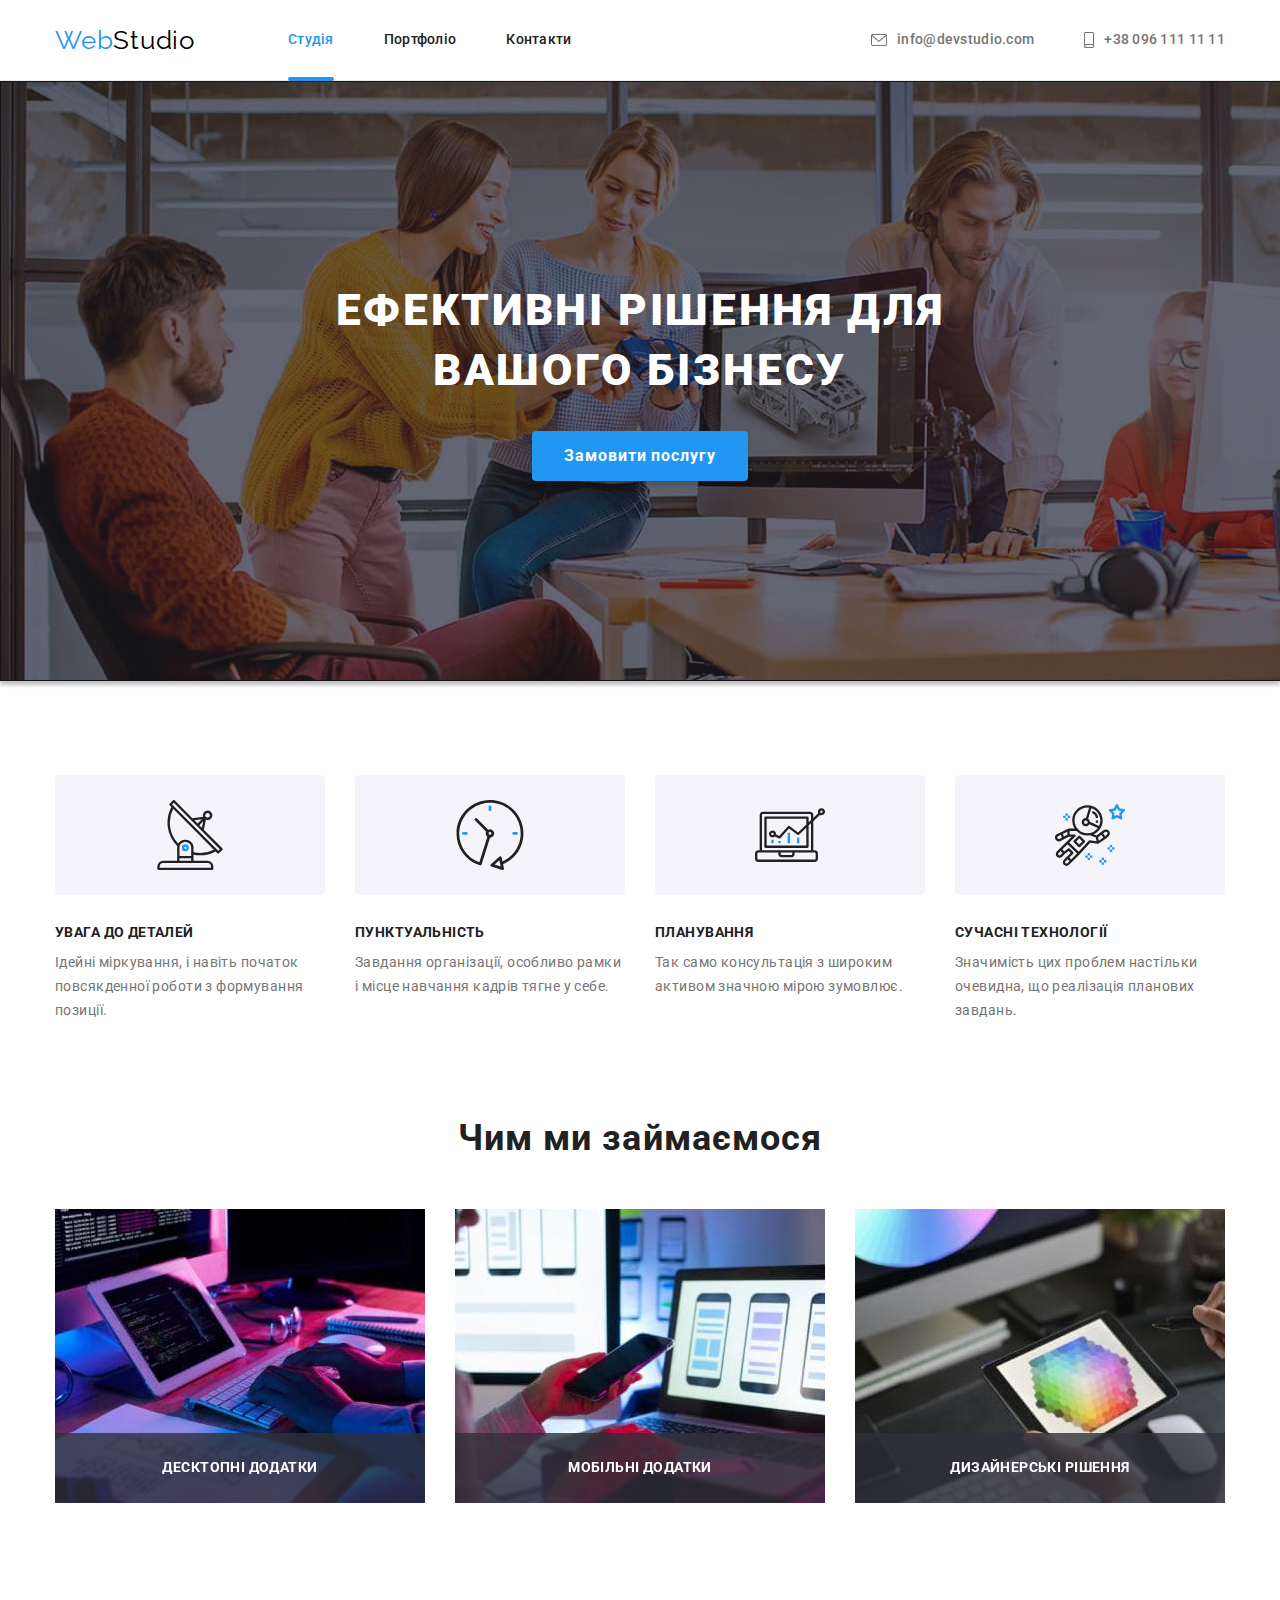
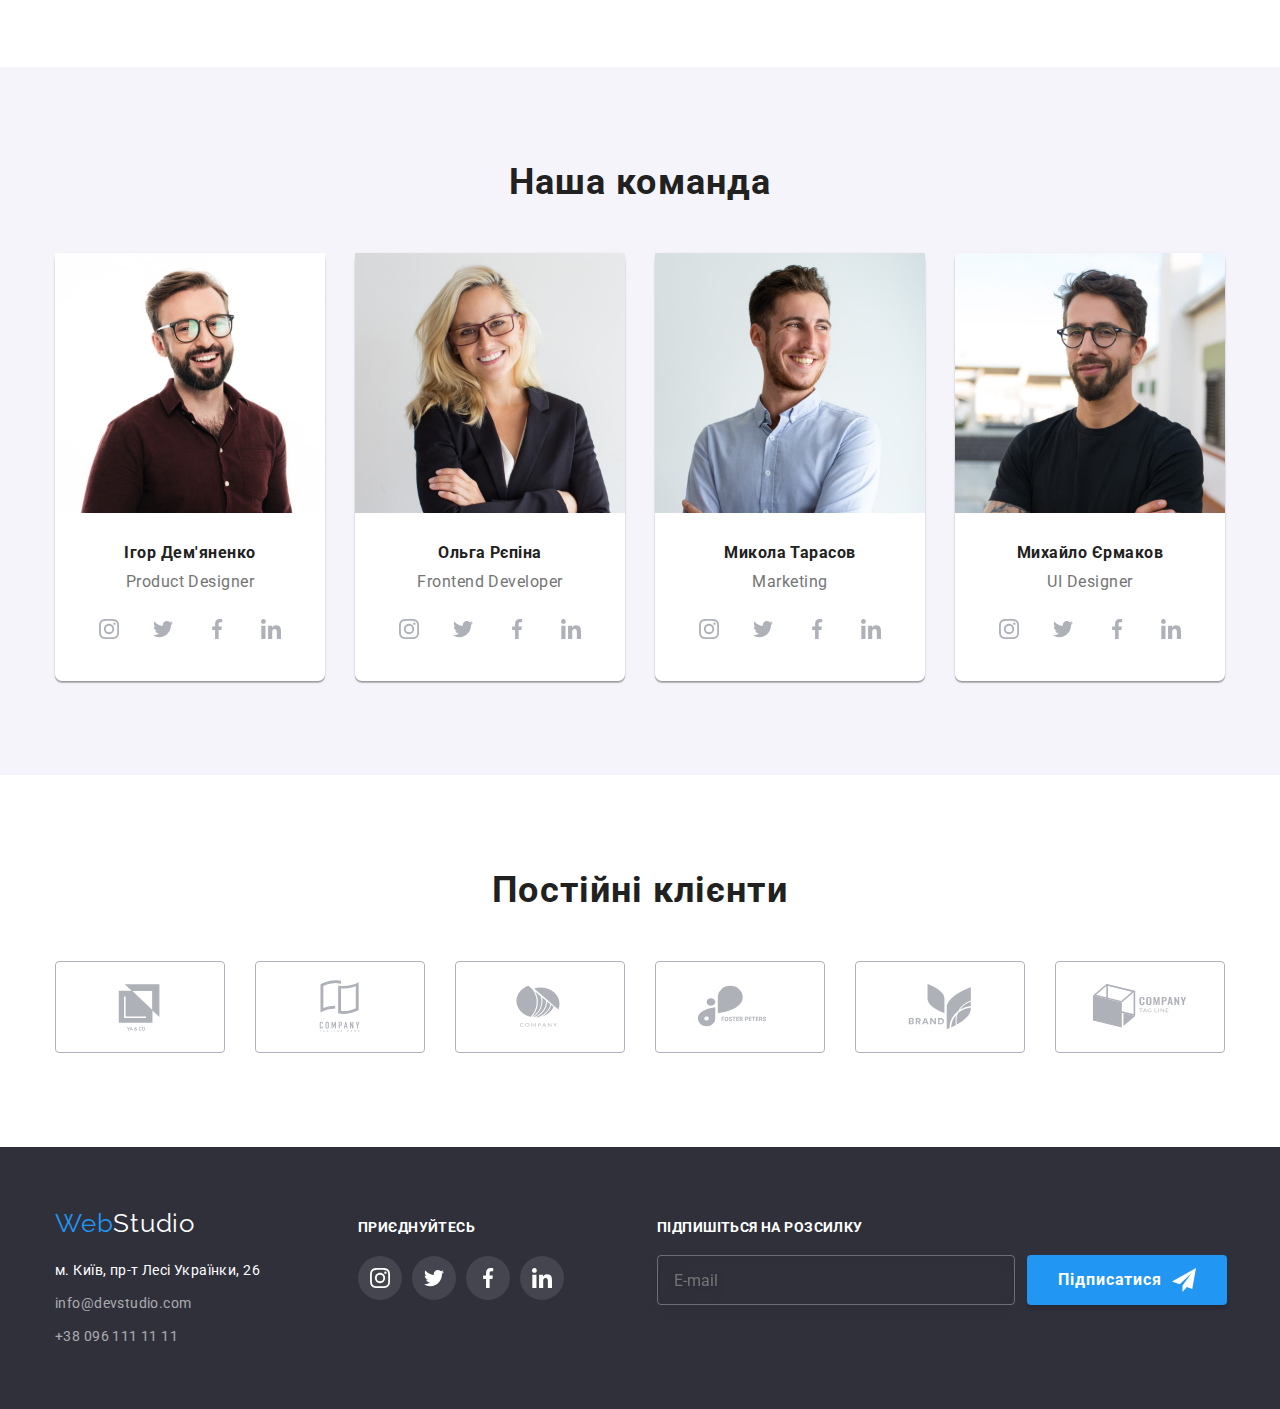
<file: index.html>
<!DOCTYPE html>
<html lang="uk">

<head>
	<meta charset="UTF-8" />
	<meta http-equiv="X-UA-Compatible" content="IE=edge" />
	<meta name="viewport" content="width=device-width, initial-scale=1.0" />
	<title>WebStudio</title>
	<link rel="preconnect" href="https://fonts.googleapis.com" />
	<link rel="preconnect" href="https://fonts.gstatic.com" crossorigin />
	<link
		href="https://fonts.googleapis.com/css2?family=Raleway:wght@700&family=Roboto:wght@400;500;700;900&display=swap"
		rel="stylesheet" />
	<link rel="stylesheet"
		href="https://cdnjs.cloudflare.com/ajax/libs/modern-normalize/1.0.0/modern-normalize.min.css" />
	<link rel="stylesheet" href="./css/styles.css" />
</head>

<body>
	<!-- Шапка/Навігація/Хедер -->
	<header class="header">
		<div class="header-box container">
			<!--<nav class="nav">-->
			<!-- prettier-ignore -->
			<a class="logo link" href="">Web<span class="logo-header">Studio</span></a>
			<nav class="nav">
				<ul class="nav-list">
					<li class="nav-item list"><a class="nav-link link menu-now" href="./index.html">Студія</a></li>
					<li class="nav-item list"><a class="nav-link link" href="./portfolio.html">Портфоліо</a></li>
					<li class="nav-item list"><a class="nav-link link" href="">Контакти</a></li>
				</ul>
			</nav>
			<ul class="header-contact list">
				<li class="nav-item"><a class="contact link" href="mailto:info@devstudio.com">
						<svg class="icon-header" width="16" height="12">
							<use href="./images/icons.svg#icon-envelope-hover"></use>
						</svg> info@devstudio.com</a>
				</li>
				<li class="nav-item"><a class="contact link" href="tel:+38 0961111111">
						<svg class="icon-header" width="10" height="16">
							<use href="./images/icons.svg#icon-smartphone"></use>
						</svg> +38 096 111 11 11</a></li>
			</ul>
		</div>
	</header>

	<!-- =========Головний контент/Mеін/Main/Hero========= -->
	<main>
		<!--==========Секція 1=========  -->
		<section class="hero">
			<h1 class="hero-title">
				Ефективні рішення для
				<br />
				вашого бізнесу
			</h1>
			<button class="main-btn" type="button" data-modal-open>Замовити послугу</button>
		</section>

		<!-- ==========Секція 2========== -->
		<section class="skills-section">
			<div class="container">
				<ul class="skills list">
					<li class="skills-item">
						<div class="icon-sk-div">
							<svg class="icon-skills" width="70" height="70">
								<use href="./images/icons.svg#icon-antenna"></use>
							</svg>
						</div>
						<h3 class="skills-title">УВАГА ДО ДЕТАЛЕЙ</h3>
						<p class="skills-text">
							Ідейні міркування, і навіть початок
							<br />
							повсякденної роботи з формування
							<br />
							позиції.
						</p>
					</li>
					<li class="skills-item">
						<div class="icon-sk-div">
							<svg class="icon-skills" width="70" height="70">
								<use href="./images/icons.svg#icon-clock"></use>
							</svg>
						</div>
						<h3 class="skills-title">ПУНКТУАЛЬНІСТЬ</h3>
						<p class="skills-text">
							Завдання організації, особливо рамки
							<br />
							і місце навчання кадрів тягне у себе.
						</p>
					</li>
					<li class="skills-item">
						<div class="icon-sk-div">
							<svg class="icon-skills" width="70" height="70">
								<use href="./images/icons.svg#icon-diagram"></use>
							</svg>
						</div>
						<h3 class="skills-title">ПЛАНУВАННЯ</h3>
						<p class="skills-text">
							Так само консультація з широким
							<br />
							активом значною мірою зумовлює.
						</p>
					</li>
					<li class="skills-item">
						<div class="icon-sk-div">
							<svg class="icon-skills" width="70" height="70">
								<use href="./images/icons.svg#icon-astronaut"></use>
							</svg>
						</div>
						<h3 class="skills-title">СУЧАСНІ ТЕХНОЛОГІЇ</h3>
						<p class="skills-text">
							Значимість цих проблем настільки
							<br />
							очевидна, що реалізація планових
							<br />
							завдань.
						</p>
					</li>
				</ul>
			</div>
		</section>

		<!-- =========Секція 3========= -->
		<section class="activity-section">
			<div class="container">
				<h2 class="title">Чим ми займаємося</h2>
				<ul class="activity list">
					<li class="activity-item">
						<div class="activity-img">
							<img class="img" src="images/webstudio-img1.jpg" alt="Клавіатура, планшет" width="370"
								height="294" />
							<p class="activity-text">Десктопні додатки</p>
						</div>
					</li>
					<li class="activity-item">
						<img src="images/webstudio-img2.jpg" alt="Ноутбук, телефон" width="370" height="294" />
						<p class="activity-text">Мобільні додатки</p>
					</li>
					<li class="activity-item">
						<img src="images/webstudio-img3.jpg" alt="Планшет" width="370" height="294" />
						<p class="activity-text">Дизайнерські рішення</p>
					</li>
				</ul>
			</div>
		</section>

		<!-- ==========Секція 4/Команда ==========-->
		<section class="team">
			<div class="container-team">
				<h2 class="title">Наша команда</h2>
				<ul class="team-list list">
					<li class="team-item">
						<img class="photo-team" src="images/webstudio-team-img1.jpg" alt="Фото людини" width="270"
							height="260" />
						<div class="team-div">
							<h3 class="team-title">Ігор Дем'яненко</h3>
							<p class="team-text">Product Designer</p>
							<ul class="socials list">
								<li class="socials-item">
									<a class="socials-link link" href="http://instagram.com" target="_blank"
										rel="noopener noreferrer" aria-label="Instagram icon">
										<svg class="socials-icon" width="20" height="20">
											<use href="./images/icons.svg#icon-instagram"></use>
										</svg>
									</a>
								</li>
								<li><a class="socials-link link" href="http://twitter.com" target="_blank"
										rel="noopener noreferrer" aria-label="Twitter icon">
										<svg class="socials-icon" width="20" height="20">
											<use href="./images/icons.svg#icon-twitter"></use>
										</svg>
									</a>
								</li>
								<li><a class="socials-link link" href="http://facebook.com" target="_blank"
										rel="noopener noreferrer">
										<svg class="socials-icon" width="20" height="20">
											<use href="./images/icons.svg#icon-facebook"></use>
										</svg>
									</a>
								</li>
								<li><a class="socials-link link" href="http://linkedin.com" target="_blank"
										rel="noopener noreferrer">
										<svg class="socials-icon" width="20" height="20">
											<use href="./images/icons.svg#icon-linkedin"></use>
										</svg>
									</a>
								</li>
							</ul>
						</div>
					</li>
					<li class="team-item">
						<img class="photo-team" src="images/webstudio-team-img2.jpg" alt="Фото людини" width="270"
							height="260" />
						<div class="team-div">
							<h3 class="team-title">Ольга Рєпіна</h3>
							<p class="team-text">Frontend Developer</p>
							<ul class="socials list">
								<li class="socials-item">
									<a class="socials-link link" href="http://instagram.com" target="_blank"
										rel="noopener noreferrer" aria-label="Instagram icon">
										<svg class="socials-icon" width="20" height="20">
											<use href="./images/icons.svg#icon-instagram"></use>
										</svg>
									</a>
								</li>
								<li><a class="socials-link link" href="http://twitter.com" target="_blank"
										rel="noopener noreferrer" aria-label="Twitter icon">
										<svg class="socials-icon" width="20" height="20">
											<use href="./images/icons.svg#icon-twitter"></use>
										</svg>
									</a>
								</li>
								<li><a class="socials-link link" href="http://facebook.com" target="_blank"
										rel="noopener noreferrer">
										<svg class="socials-icon" width="20" height="20">
											<use href="./images/icons.svg#icon-facebook"></use>
										</svg>
									</a>
								</li>
								<li><a class="socials-link link" href="http://linkedin.com" target="_blank"
										rel="noopener noreferrer">
										<svg class="socials-icon" width="20" height="20">
											<use href="./images/icons.svg#icon-linkedin"></use>
										</svg>
									</a>
								</li>
							</ul>
					</li>
					<li class="team-item">
						<img class="photo-team" src="images/webstudio-team-img3.jpg" alt="Фото людини" width="270"
							height="260" />
						<div class="team-div">
							<h3 class="team-title">Микола Тарасов</h3>
							<p class="team-text">Marketing</p>
							<ul class="socials list">
								<li class="socials-item">
									<a class="socials-link link" href="http://instagram.com" target="_blank"
										rel="noopener noreferrer" aria-label="Instagram icon">
										<svg class="socials-icon" width="20" height="20">
											<use href="./images/icons.svg#icon-instagram"></use>
										</svg>
									</a>
								</li>
								<li><a class="socials-link link" href="http://twitter.com" target="_blank"
										rel="noopener noreferrer" aria-label="Twitter icon">
										<svg class="socials-icon" width="20" height="20">
											<use href="./images/icons.svg#icon-twitter"></use>
										</svg>
									</a>
								</li>
								<li><a class="socials-link link" href="http://facebook.com" target="_blank"
										rel="noopener noreferrer">
										<svg class="socials-icon" width="20" height="20">
											<use href="./images/icons.svg#icon-facebook"></use>
										</svg>
									</a>
								</li>
								<li><a class="socials-link link" href="http://linkedin.com" target="_blank"
										rel="noopener noreferrer">
										<svg class="socials-icon" width="20" height="20">
											<use href="./images/icons.svg#icon-linkedin"></use>
										</svg>
									</a>
								</li>
							</ul>
						</div>
					</li>
					<li class="team-item">
						<img class="photo-team" src="images/webstudio-team-img4.jpg" alt="Фото людини" width="270"
							height="260" />
						<div class="team-div">
							<h3 class="team-title">Михайло Єрмаков</h3>
							<p class="team-text">UI Designer</p>
							<ul class="socials list">
								<li class="socials-item">
									<a class="socials-link link" href="http://instagram.com" target="_blank"
										rel="noopener noreferrer" aria-label="Instagram icon">
										<svg class="socials-icon" width="20" height="20">
											<use href="./images/icons.svg#icon-instagram"></use>
										</svg>
									</a>
								</li>
								<li><a class="socials-link link" href="http://twitter.com" target="_blank"
										rel="noopener noreferrer" aria-label="Twitter icon">
										<svg class="socials-icon" width="20" height="20">
											<use href="./images/icons.svg#icon-twitter"></use>
										</svg>
									</a>
								</li>
								<li><a class="socials-link link" href="http://facebook.com" target="_blank"
										rel="noopener noreferrer">
										<svg class="socials-icon" width="20" height="20">
											<use href="./images/icons.svg#icon-facebook"></use>
										</svg>
									</a>
								</li>
								<li><a class="socials-link link" href="http://linkedin.com" target="_blank"
										rel="noopener noreferrer">
										<svg class="socials-icon" width="20" height="20">
											<use href="./images/icons.svg#icon-linkedin"></use>
										</svg>
									</a>
								</li>
							</ul>
						</div>
					</li>
				</ul>
			</div>
		</section>

		<!-- ========== Постійні клієнти  ==========-->
		<section class="client container">
			<h2 class="client-title">Постійні клієнти</h2>
			<ul class="client-list list">
				<li class="client-item">
					<a class="client-link" href="">
						<svg class="icon-client" width="106" height="60">
							<use href="./images/icons.svg#icon-Logo"></use>
						</svg>
					</a>
				</li>
				<li class="client-item">
					<a class="client-link" href="">
						<svg class="icon-client" width="106" height="60">
							<use href="./images/icons.svg#icon-Logo-1"></use>
						</svg>
					</a>
				</li>
				<li class="client-item">
					<a class="client-link" href="">
						<svg class="icon-client" width="106" height="60">
							<use href="./images/icons.svg#icon-Logo-2"></use>
						</svg>
					</a>
				</li>
				<li class="client-item">
					<a class="client-link" href="">
						<svg class="icon-client" width="106" height="60">
							<use href="./images/icons.svg#icon-Logo-3"></use>
						</svg>
					</a>
				</li>
				<li class="client-item">
					<a class="client-link" href="">
						<svg class="icon-client" width="106" height="60">
							<use href="./images/icons.svg#icon-Logo-4"></use>
						</svg>
					</a>
				</li>
				<li class="client-item">
					<a class="client-link" href="">
						<svg class="icon-client" width="106" height="60">
							<use href="./images/icons.svg#icon-Logo-5"></use>
						</svg>
					</a>
				</li>
			</ul>
		</section>
	</main>

	<!-- ==========Підвал/Футер========= -->
	<footer class="footer">
		<div class="footer-div container">
			<div>
				<!-- prettier-ignore -->
				<a class="logo link" href="WebStudio">Web<span class="logo-footer">Studio</span></a>
				<address class="address">
					м. Київ, пр-т Лесі Українки, 26
					<ul class="contact-list list">
						<li class="footer-item">
							<a class="footer-contact link" href="mailto:info@devstudio.com">info@devstudio.com</a>
						</li>
						<li class="footer-item">
							<a class="footer-contact link" href="tel:+380961111111">+38 096 111 11 11</a>
						</li>
					</ul>
				</address>
			</div>

			<div class="socials-div">
				<h2 class="ftr-title">приєднуйтесь</h2>
				<ul class="socials-ftr-list list">
					<li class="socials-ftr-item">
						<a class="socials-ftr-link link" href="http://instagram.com" target="_blank"
							rel="noopener noreferrer" aria-label="Instagram icon">
							<svg class="socials-icon" width="20" height="20">
								<use href="./images/icons.svg#icon-instagram"></use>
							</svg>
						</a>
					</li>
					<li class="socials-ftr-item">
						<a class="socials-ftr-link link" href="http://twitter.com" target="_blank"
							rel="noopener noreferrer" aria-label="Twitter icon">
							<svg class="socials-icon" width="20" height="20">
								<use href="./images/icons.svg#icon-twitter"></use>
							</svg>
						</a>
					</li>
					<li class="socials-ftr-item">
						<a class="socials-ftr-link link" href="http://facebook.com" target="_blank"
							rel="noopener noreferrer">
							<svg class="socials-icon" width="20" height="20">
								<use href="./images/icons.svg#icon-facebook"></use>
							</svg>
						</a>
					</li>
					<li class="socials-ftr-item">
						<a class="socials-ftr-link link" href="http://linkedin.com" target="_blank"
							rel="noopener noreferrer">
							<svg class="socials-icon" width="20" height="20">
								<use href="./images/icons.svg#icon-linkedin"></use>
							</svg>
						</a>
					</li>
				</ul>
			</div>

			<div class="mailings">
				<p class="mailings-text">підпишіться на розсилку</p>
				<div class="mailings-div">
					<form>
						<input type="text" class="form-field" name="e-mail" placeholder="E-mail">
					</form>
					<button class="mailings-btn" type="submit">
						<span class="subscription">Підписатися</span>
						<svg class="subscribe-icon" width="24px" height="24px">
							<use href="./images/icons.svg#icon-icon-mailings"></use>
						</svg>
					</button>
				</div>
			</div>
		</div>
	</footer>

	<!-- ==========Модальне вікно========= -->
	<div class="backdrop is-hidden" data-modal>
		<div class="modal" data-modal-window>
			<button class="modal-btn" data-modal-close>
				<svg class="modal-icon" width="18" height="18">
					<use href="./images/icons.svg#icon-close"></use>
				</svg>
			</button>

			<p class="modal-title">Залиште свої дані, ми вам передзвонимо</p>

			<form class="modal-form" autocomplete="off">
				<label for="" class="label-modal">
					<span class="label-name">Ім'я</span>
					<div class="field-modal">
						<input type="text" class="input-modal" name="name" placeholder=" ">
						<svg class="icon-modal" width="18px" height="18px">
							<use href="./images/icons.svg#icon-person-modal"></use>
						</svg>
					</div>
				</label>

				<label for="" class="label-modal">
					<span class="label-name">Телефон</span>
					<div class="field-modal">
						<input type="tel" class="input-modal" name="phone" placeholder=" ">
						<svg class="icon-modal" width="18px" height="18px">
							<use href="./images/icons.svg#icon-phone-modal"></use>
						</svg>
					</div>
				</label>

				<label for="" class="label-modal">
					<span class="label-name">Пошта</span>
					<div class="field-modal">
						<input type="mail" class="input-modal" name="e-mail" placeholder=" ">
						<svg class="icon-modal" width="18px" height="18px">
							<use href="./images/icons.svg#icon-email-modal"></use>
						</svg>
					</div>
				</label>

				<label for="" class="label-textarea">
					<span class="label-name">Коментар</span>
					<textarea type="text" class="textarea-input" name="text" placeholder="Введіть текст" rows="7"
						resize: none></textarea>
				</label>
			</form>

			<form class="form-check">
				<label class="label-check">
					<input type="checkbox" class="checkbox" name="name" value=" ">
					<span class="icon-check"></span>
					<span class="check-text">Погоджуюся з розсилкою та приймаю <a href="" class="check-terms">Умови
							договору</a></span>
				</label>
			</form>
			<button type="submit" class="button-submit">Відправити</button>

		</div>
	</div>
	</div>

	<script src="./js/modal.js"></script>
</body>

</html>
</file>
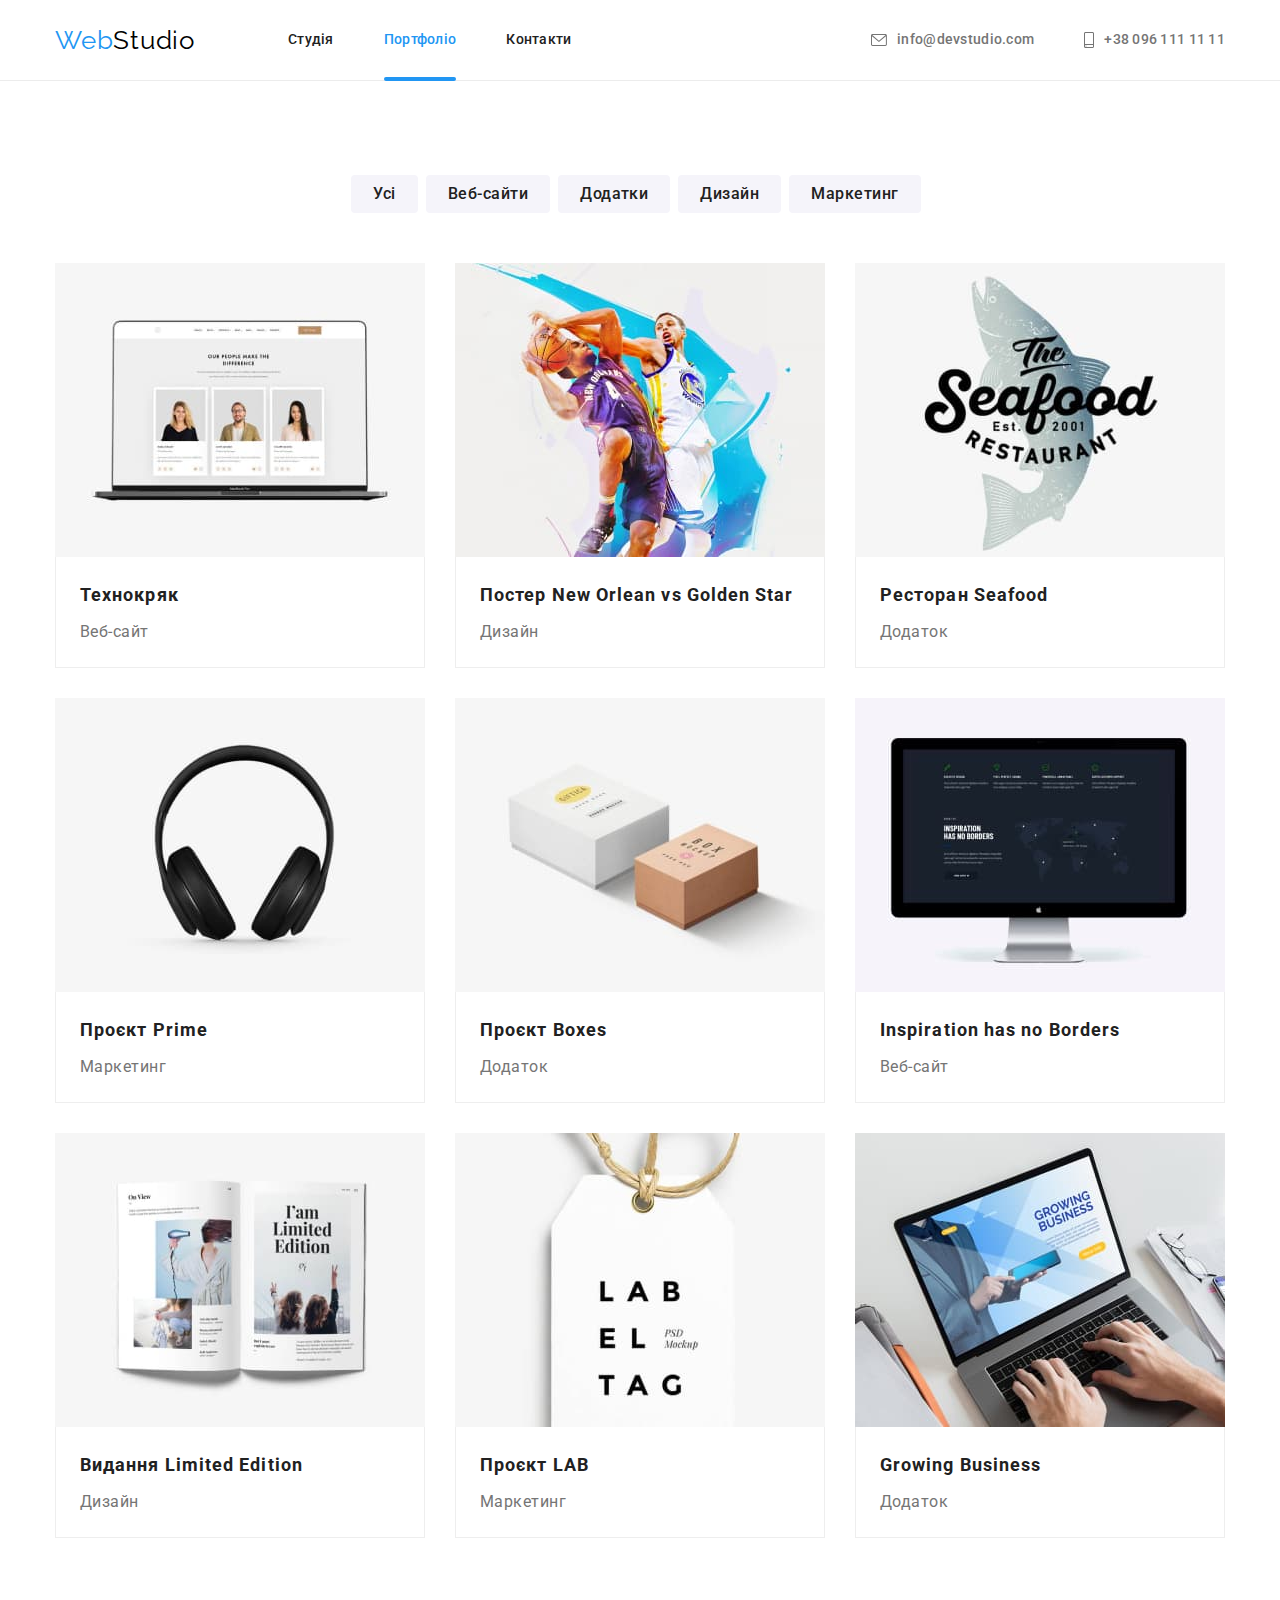
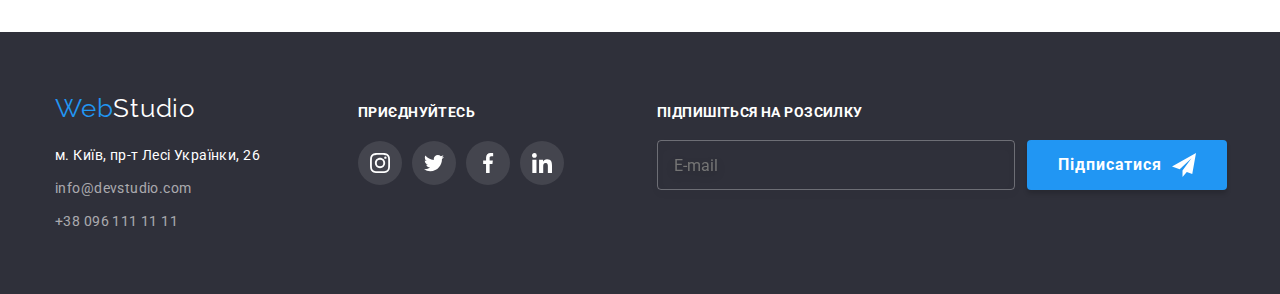
<file: portfolio.html>
<!DOCTYPE html>
<html lang="uk">

<head>
	<meta charset="UTF-8" />
	<meta http-equiv="X-UA-Compatible" content="IE=edge" />
	<meta name="viewport" content="width=device-width, initial-scale=1.0" />
	<title>Portfolio</title>
	<link rel="preconnect" href="https://fonts.googleapis.com" />
	<link rel="preconnect" href="https://fonts.gstatic.com" crossorigin />
	<link
		href="https://fonts.googleapis.com/css2?family=Raleway:wght@700&family=Roboto:wght@400;500;700;900&display=swap"
		rel="stylesheet" />
	<link rel="stylesheet"
		href="https://cdnjs.cloudflare.com/ajax/libs/modern-normalize/1.0.0/modern-normalize.min.css" />
	<link rel="stylesheet" href="./css/styles.css" />
</head>

<body>
	<header class="header">
		<div class="header-box container">
			<!--<nav class="nav">-->
			<!-- prettier-ignore -->
			<a class="logo link" href="">Web<span class="logo-header">Studio</span></a>
			<nav class="nav">
				<ul class="nav-list">
					<li class="nav-item list"><a class="nav-link link" href="./index.html">Студія</a></li>
					<li class="nav-item list"><a class="nav-link link menu-now-prtfl"
							href="./portfolio.html">Портфоліо</a></li>
					<li class="nav-item list"><a class="nav-link link" href="">Контакти</a></li>
				</ul>
			</nav>
			<ul class="header-contact list">
				<li class="nav-item"><a class="contact link" href="mailto:info@devstudio.com">
						<svg class="icon-header" width="16" height="12">
							<use href="./images/icons.svg#icon-envelope-hover"></use>
						</svg> info@devstudio.com</a>
				</li>
				<li class="nav-item"><a class="contact link" href="tel:+38 0961111111">
						<svg class="icon-header" width="10" height="16">
							<use href="./images/icons.svg#icon-smartphone"></use>
						</svg> +38 096 111 11 11</a></li>
			</ul>
		</div>
	</header>

	<main>
		<!-- ==========Секція 1========= -->
		<section class="portfolio">
			<div class="portfolio-div container">
				<div class="btn-div">
					<ul class="list-btn list">
						<li class="item-btn">
							<button class="btn" type="button">Усі</button>
						</li>
						<li class="item-btn">
							<button class="btn" type="button">Веб-сайти</button>
						</li>
						<li class="item-btn">
							<button class="btn" type="button">Додатки</button>
						</li>
						<li class="item-btn">
							<button class="btn" type="button">Дизайн</button>
						</li>
						<li class="item-btn">
							<button class="btn" type="button">Маркетинг</button>
						</li>
					</ul>
				</div>

				<!-- Картки -->
				<ul class="list-photo list">
					<li class="item-photo">
						<div class="photo-thumb">
							<a href=""><img src="images/portfolio-img1.jpg" alt="Ноутбук" width="370"
									height="294" /></a>
							<div class="overlay">
								<p class="overlay-text">Ресурс пропонує комплексні пропозиції з різним рівнем
									функціоналу та сервісів. Все це дозволить відвідувачу отримати
									вичерпні відомості про компанію чи приватну особу.</p>
							</div>
						</div>
						<div class="div-photo">
							<h2 class="title-projects">Технокряк</h2>
							<p class="projects-text">Веб-сайт</p>
						</div>
					</li>
					<li class="item-photo">
						<div class="photo-thumb">
							<a href="">
								<img src="images/portfolio-img2.jpg" alt="Постер баскетболістів" width="370"
									height="294" />
							</a>
							<div class="overlay">
								<p class="overlay-text">Ресурс пропонує комплексні пропозиції з різним рівнем
									функціоналу та сервісів. Все це дозволить відвідувачу отримати
									вичерпні відомості про компанію чи приватну особу.</p>
							</div>
						</div>
						<div class="div-photo">
							<h2 class="title-projects">Постер New Orlean vs Golden Star</h2>
							<p class="projects-text">Дизайн</p>
						</div>
					</li>
					<li class="item-photo">
						<div class="photo-thumb">
							<a href=""><img src="images/portfolio-img3.jpg" alt="Риба з текстом" width="370"
									height="294" /></a>
							<div class="overlay">
								<p class="overlay-text">Ресурс пропонує комплексні пропозиції з різним рівнем
									функціоналу та сервісів. Все це дозволить відвідувачу отримати
									вичерпні відомості про компанію чи приватну особу.</p>
							</div>
						</div>
						<div class="div-photo">
							<h2 class="title-projects">Ресторан Seafood</h2>
							<p class="projects-text">Додаток</p>
						</div>
					</li>
					<li class="item-photo">
						<div class="photo-thumb">
							<a href=""><img src="images/portfolio-img4.jpg" alt="Навушники" width="370"
									height="294" /></a>
							<div class="overlay">
								<p class="overlay-text">Ресурс пропонує комплексні пропозиції з різним рівнем
									функціоналу та сервісів. Все це дозволить відвідувачу отримати
									вичерпні відомості про компанію чи приватну особу.</p>
							</div>
						</div>
						<div class="div-photo">
							<h2 class="title-projects">Проєкт Prime</h2>
							<p class="projects-text">Маркетинг</p>
						</div>
					</li>
					<li class="item-photo">
						<div class="photo-thumb">
							<a href=""><img src="images/portfolio-img5.jpg" alt="Коробки" width="370"
									height="294" /></a>
							<div class="overlay">
								<p class="overlay-text">Ресурс пропонує комплексні пропозиції з різним рівнем
									функціоналу та сервісів. Все це дозволить відвідувачу отримати
									вичерпні відомості про компанію чи приватну особу.</p>
							</div>
						</div>
						<div class="div-photo">
							<h2 class="title-projects">Проєкт Boxes</h2>
							<p class="projects-text">Додаток</p>
						</div>
					</li>
					<li class="item-photo">
						<div class="photo-thumb">
							<a href=""><img src="images/portfolio-img6.jpg" alt="Монітор" width="370"
									height="294" /></a>
							<div class="overlay">
								<p class="overlay-text">Ресурс пропонує комплексні пропозиції з різним рівнем
									функціоналу та сервісів. Все це дозволить відвідувачу отримати
									вичерпні відомості про компанію чи приватну особу.</p>
							</div>
						</div>
						<div class="div-photo">
							<h2 class="title-projects">Inspiration has no Borders</h2>
							<p class="projects-text">Веб-сайт</p>
						</div>
					</li>
					<li class="item-photo">
						<div class="photo-thumb">
							<a href=""><img src="images/portfolio-img7.jpg" alt="Журнал" width="370" height="294" /></a>
							<div class="overlay">
								<p class="overlay-text">Ресурс пропонує комплексні пропозиції з різним рівнем
									функціоналу та сервісів. Все це дозволить відвідувачу отримати
									вичерпні відомості про компанію чи приватну особу.</p>
							</div>
						</div>
						<div class="div-photo">
							<h2 class="title-projects">Видання Limited Edition</h2>
							<p class="projects-text">Дизайн</p>
						</div>
					</li>
					<li class="item-photo">
						<div class="photo-thumb">
							<a href=""><img src="images/portfolio-img8.jpg" alt="Бірка" width="370" height="294" /></a>
							<div class="overlay">
								<p class="overlay-text">Ресурс пропонує комплексні пропозиції з різним рівнем
									функціоналу та сервісів. Все це дозволить відвідувачу отримати
									вичерпні відомості про компанію чи приватну особу.</p>
							</div>
						</div>
						<div class="div-photo">
							<h2 class="title-projects">Проєкт LAB</h2>
							<p class="projects-text">Маркетинг</p>
						</div>
					</li>
					<li class="item-photo">
						<div class="photo-thumb">
							<a href=""><img src="images/portfolio-img9.jpg" alt="Ноутбук" width="370"
									height="294" /></a>
							<div class="overlay">
								<p class="overlay-text">Ресурс пропонує комплексні пропозиції з різним рівнем
									функціоналу та сервісів. Все це дозволить відвідувачу отримати
									вичерпні відомості про компанію чи приватну особу.</p>
							</div>
						</div>
						<div class="div-photo">
							<h2 class="title-projects">Growing Business</h2>
							<p class="projects-text">Додаток</p>
						</div>
					</li>
				</ul>
			</div>
		</section>
	</main>

	<!-- ==========Підва/Футер========= -->
	<footer class="footer">
		<div class="footer-div container">
			<div>
				<!-- prettier-ignore -->
				<a class="logo link" href="WebStudio">Web<span class="logo-footer">Studio</span></a>
				<address class="address">
					м. Київ, пр-т Лесі Українки, 26
					<ul class="contact-list list">
						<li class="footer-item">
							<a class="footer-contact link" href="mailto:info@devstudio.com">info@devstudio.com</a>
						</li>
						<li class="footer-item">
							<a class="footer-contact link" href="tel:+380961111111">+38 096 111 11 11</a>
						</li>
					</ul>
				</address>
			</div>

			<div class="socials-div">
				<h2 class="ftr-title">приєднуйтесь</h2>
				<ul class="socials-ftr-list list">
					<li class="socials-ftr-item">
						<a class="socials-ftr-link link" href="http://instagram.com" target="_blank"
							rel="noopener noreferrer" aria-label="Instagram icon">
							<svg class="socials-icon" width="20" height="20">
								<use href="./images/icons.svg#icon-instagram"></use>
							</svg>
						</a>
					</li>
					<li class="socials-ftr-item">
						<a class="socials-ftr-link link" href="http://twitter.com" target="_blank"
							rel="noopener noreferrer" aria-label="Twitter icon">
							<svg class="socials-icon" width="20" height="20">
								<use href="./images/icons.svg#icon-twitter"></use>
							</svg>
						</a>
					</li>
					<li class="socials-ftr-item">
						<a class="socials-ftr-link link" href="http://facebook.com" target="_blank"
							rel="noopener noreferrer">
							<svg class="socials-icon" width="20" height="20">
								<use href="./images/icons.svg#icon-facebook"></use>
							</svg>
						</a>
					</li>
					<li class="socials-ftr-item">
						<a class="socials-ftr-link link" href="http://linkedin.com" target="_blank"
							rel="noopener noreferrer">
							<svg class="socials-icon" width="20" height="20">
								<use href="./images/icons.svg#icon-linkedin"></use>
							</svg>
						</a>
					</li>
				</ul>
			</div>

			<div class="mailings">
				<p class="mailings-text">підпишіться на розсилку</p>
				<div class="mailings-div">
					<form>
						<input type="text" class="form-field" name="e-mail" placeholder="E-mail">
					</form>
					<button class="mailings-btn" type="submit">
						<span class="subscription">Підписатися</span>
						<svg class="subscribe-icon" width="24px" height="24px">
							<use href="./images/icons.svg#icon-icon-mailings"></use>
						</svg>
					</button>
				</div>
			</div>
		</div>
	</footer>
</body>

</html>
</file>
<file: css/styles.css>
/* css змінні */
/* var(--обираєш колір) */
/* :root {
	--primary-text-color: #000000;
	--title-text-coior: #212121;
	--accent-color: #2196f3;
} */

/* line-height ділимо на font-size і пишемо без рх*/
/* list-style: прибирає маркери
    text-decoration: прибирає підкреслення*/

/* ===============================ВебСтудія============================== */
:root {
	--main-title-color: #212121;
	--text-color: #757575;
	--accent-color: #2196f3;
	--color-white: #ffffff;
}

body {
	font-family: "Roboto", "Raleway";
	color: var(--text-color);
}

*,
*::before,
*::after {
	box-sizing: border-box;
}

/* reset start */
h1,
h2,
h3,
h4,
h5,
h6,
p,
ul[class],
ol[class],
li {
	margin: 0;
}

ul[class],
ol[class] {
	padding: 0;
}

img {
	display: block;
}

/* дефолтний клас */

.list {
	list-style: none;
}
.link {
	text-decoration: none;
}
.container {
	padding: 0 15px;
	width: 1200px;
	margin: 0 auto;
}

/* ==========Шапка/Навігація/Хедер========== */
.header {
	border-bottom-width: 1px;
	border-bottom-style: solid;
	border-bottom-color: #ececec;
}
.header-box {
	display: flex;
	align-items: center;
}
.nav {
	display: flex;
	align-items: center;
	flex-grow: 1;
}
.logo {
	font-family: "Raleway";
	font-style: normal;
	font-size: 26px;
	line-height: 1.19;
	letter-spacing: 0.03em;
	color: var(--accent-color);
	margin-right: 93px;
}
.logo-header {
	color: #000000;
}
.nav-list {
	display: flex;
	gap: 50px;
}
/* приклади як відштовхнути між собою 
.nav-list .nav-item {
	margin-right: 50px;
} 
чистка правого маржина останньої дитини
.nav-list .nav-item:last-child {
	margin-right: 0;
} 

правий маржин задається усім окрім останньої дитини
.nav-list .nav-item:not(:last-child) {
	margin-right: 50px;
} */

/* лівий маржин у попереднього сусіда
.nav-list .nav-item + .nav-item {
	margin-left: 50px;
} */

/* задається лівий маржин до всіх у кого попереду є сусід,
у першого сусіда немає, тоді до нього не подіє, 
чистити правий маржин обов"язково */
/* у строкових елементів не працює вертикальна геометрія,
 треба зробити або блоковим або строково-юлоковим елементом */

.nav-item {
	position: relative;
}
.nav-link {
	position: relative;
	display: block;
	padding-top: 32px;
	padding-bottom: 32px;
	color: var(--main-title-color);
	font-weight: 500;
	font-size: 14px;
	line-height: 1.14;
	letter-spacing: 0.02em;
	list-style: none;
	transition: color 250ms cubic-bezier(0.4, 0, 0.2, 1);
}
.nav-link:hover,
.nav-link:focus {
	color: var(--accent-color);
}

.nav-link::after {
	content: "";
	display: block;
	width: 100%;
	height: 4px;
	background-color: var(--accent-color);
	border-radius: 4px;
	position: absolute;
	bottom: -1px;
	opacity: 0;
	transition: opacity 250ms cubic-bezier(0.4, 0, 0.2, 1), background-color 250ms cubic-bezier(0.4, 0, 0.2, 1);
}
.nav-link:hover::after,
.nav-link:focus::after {
	opacity: 1;
}

.menu-now {
	color: var(--accent-color);
}
.menu-now::after {
	content: "";
	position: absolute;
	display: block;
	width: 100%;
	height: 4px;
	bottom: -1px;

	background-color: var(--accent-color);
	border-radius: 2px;
	opacity: 1;
	transition: opacity 250ms cubic-bezier(0.4, 0, 0.2, 1), background-color 250ms cubic-bezier(0.4, 0, 0.2, 1);
}

.header-contact {
	display: flex;
}

.icon-header {
	fill: var(--text-color);
	transition: fill 250ms cubic-bezier(0.4, 0, 0.2, 1);
}

.contact:hover .icon-header,
.contact:focus .icon-header {
	fill: var(--accent-color);
}

.header-contact .nav-item + .nav-item {
	margin-left: 50px;
}
.contact {
	font-weight: 500;
	font-size: 14px;
	line-height: 1.14;
	letter-spacing: 0.02em;
	color: var(--text-color);
	display: flex;
	justify-content: center;
	gap: 10px;
	align-items: center;
	transition: color 250ms cubic-bezier(0.4, 0, 0.2, 1);
}

.contact:hover,
.contact:focus {
	color: var(--accent-color);
}

/* ==========Секція 1/Hero========== */
.hero {
	max-width: 1600px;
	background: #2f303a;
	background-image: linear-gradient(to right, rgba(47, 48, 58, 0.4), rgba(47, 48, 58, 0.4)), url(../images/Img-hero.jpg);
	background-repeat: no-repeat;
	box-shadow: 0px 4px 4px rgba(0, 0, 0, 0.25);
	width: 100%;
	height: 600px;
	padding: 200px 0;
	display: flex;
	flex-direction: column;
	justify-content: center;
	align-items: center;
	margin: 0 auto;
}

.hero-title {
	width: 696px;
	height: 120px;
	font-weight: 900;
	font-size: 44px;
	line-height: 1.36;
	text-align: center;
	letter-spacing: 0.06em;
	text-transform: uppercase;
	color: #ffffff;
}

.main-btn {
	border: 0;
	background: var(--accent-color);
	box-shadow: 0px 4px 4px rgba(0, 0, 0, 0.15);
	border-radius: 4px;
	color: #ffffff;
	width: 216px;
	height: 50px;
	font-family: inherit;
	font-weight: 700;
	font-size: 16px;
	line-height: calc(30 / 16);
	text-align: center;
	letter-spacing: 0.06em;
	cursor: pointer;
	box-sizing: border-box;
	margin-top: 30px;
}

/* =========Секція 2/Skills========== */
.skills-section {
	padding-top: 94px;
}
.skills {
	display: flex;
	flex-wrap: wrap;
	gap: 30px;
}

.icon-sk-div {
	width: 270px;
	height: 120px;
	background: #f5f4fa;
	border-radius: 4px;
	display: flex;
	align-items: center;
	justify-content: center;
}

.skills-title {
	font-size: 14px;
	line-height: 1.14;
	letter-spacing: 0.03em;
	text-transform: uppercase;
	color: var(--main-title-color);
	margin-top: 30px;
	margin-bottom: 10px;
}
.skills-text {
	font-size: 14px;
	line-height: 1.71;
	letter-spacing: 0.03em;
}

/* =========Секція 3/Чим займаємось========== */
.activity-section {
	padding-top: 94px;
	padding-bottom: 94px;
}

.activity {
	margin-top: 50px;
	margin-bottom: 94px;
	display: flex;
	justify-content: center;
	flex-wrap: wrap;
	gap: 30px;
}

.activity-text {
	width: 100%;
	min-height: 70px;
	position: relative;
	bottom: 70px;
	backdrop-filter: blur(1px);
	background-color: rgba(47, 48, 58, 0.8);
	font-weight: 700;
	font-size: 14px;
	line-height: 1.14;
	letter-spacing: 0.03em;
	text-transform: uppercase;
	color: #ffffff;
	display: flex;
	align-items: center;
	justify-content: center;
}

.title {
	font-size: 36px;
	line-height: 1.17;
	text-align: center;
	letter-spacing: 0.03em;
	color: var(--main-title-color);
	margin-bottom: 50px;
}

/* =========КОМАНДА========= */
.team {
	background: #f5f4fa;
	padding-top: 94px;
	padding-bottom: 94px;
}
.container-team {
	width: 1200px;
	margin: 0 auto;
}
.team-list {
	display: flex;
	justify-content: center;
	flex-wrap: wrap;
	gap: 30px;
}
.team-item {
	width: 270px;
	background: var(--color-white);
	border-radius: 7px;
	box-shadow: 0px 1px 3px rgba(0, 0, 0, 0.12), 0px 1px 1px rgba(0, 0, 0, 0.14), 0px 2px 1px rgba(0, 0, 0, 0.2);
}
.photo-team {
	width: 100%;
	height: auto;
}
.team-div {
	padding: 30px 0px;
}
.div-photo {
	border: 1px solid #eeeeee;
	padding: 20px 24px;
	border-top: none;
}
.team-title {
	font-weight: 500px;
	font-size: 16px;
	line-height: 1.19;
	text-align: center;
	letter-spacing: 0.03em;
	color: var(--main-title-color);
}
.team-text {
	font-size: 16px;
	line-height: 1.19;
	text-align: center;
	letter-spacing: 0.03em;
	margin-top: 10px;
	margin-bottom: 16px;
}
.socials {
	display: flex;
	justify-content: center;
	align-items: center;
	gap: 10px;
}
.socials-link {
	display: flex;
	justify-content: center;
	align-items: center;
	width: 44px;
	height: 44px;
	border-radius: 50%;
	background: var(--color-white);
	color: #afb1b8;
	transition: background-color 250ms cubic-bezier(0.4, 0, 0.2, 1), color 250ms cubic-bezier(0.4, 0, 0.2, 1);
}

.socials-icon {
	fill: currentColor;
}

.socials-link:hover,
.socials-link:focus {
	background-color: var(--accent-color);
	color: var(--color-white);
}

/* =========КЛІЄНТИ========= */
.client {
	padding-bottom: 94px;
}
.client-list {
	display: flex;
	justify-content: center;
	align-items: center;
	gap: 30px;
}
.client-link {
	width: 170px;
	height: 92px;
	display: flex;
	justify-content: center;
	align-items: center;
	border-radius: 4px;
	color: #afb1b8;
	border: 1px solid #afb1b8;
	transition: color 250ms cubic-bezier(0.4, 0, 0.2, 1), border-color 250ms cubic-bezier(0.4, 0, 0.2, 1);
}
.client-link:hover,
.client-link:focus {
	color: var(--accent-color);
	border-color: var(--accent-color);
}
.icon-client {
	fill: currentColor;
}
.client-title {
	font-weight: 700;
	font-size: 36px;
	line-height: 42px;
	text-align: center;
	letter-spacing: 0.03em;
	color: var(--main-title-color);
	padding-top: 94px;
	margin-bottom: 50px;
}

/* =========ПІДВАЛ========= */
.footer {
	background: #2f303a;
	padding: 60px 0;
}

.footer-div {
	display: flex;
	align-items: baseline;
	gap: 70px;
}
.logo-footer {
	font-size: 26px;
	line-height: 1.19;
	letter-spacing: 0.03em;
	color: #ffffff;
}

.address {
	font-style: normal;
	font-size: 14px;
	line-height: 1.71;
	letter-spacing: 0.03em;
	color: var(--color-white);
	margin-top: 20px;
}

.footer-item {
	margin-top: 9px;
}

.footer-contact {
	font-size: 14px;
	line-height: 1.71;
	letter-spacing: 0.03em;
	color: rgba(255, 255, 255, 0.6);
	transition: color 250ms cubic-bezier(0.4, 0, 0.2, 1);
}
.footer-contact:hover,
.footer-contact:focus {
	color: var(--accent-color);
}
.ftr-title {
	font-weight: 700;
	font-size: 14px;
	line-height: 1.14;
	letter-spacing: 0.03em;
	text-transform: uppercase;
	color: var(--color-white);
	margin-bottom: 20px;
}

.socials-ftr-list {
	display: flex;
	gap: 10px;
}

.socials-ftr-link {
	display: flex;
	justify-content: center;
	align-items: center;
	width: 44px;
	height: 44px;
	border-radius: 50%;
	background-color: rgba(255, 255, 255, 0.1);
	color: var(--color-white);
	transition: background-color 250ms cubic-bezier(0.4, 0, 0.2, 1);
}
.socials-ftr-link:hover,
.socials-ftr-link:focus {
	background-color: var(--accent-color);
}

.mailings {
	margin-top: 12px;
	margin-left: 23px;
}
.mailings-text {
	font-weight: 700;
	font-size: 14px;
	line-height: calc(16 / 14);
	letter-spacing: 0.03em;
	text-transform: uppercase;
	color: #ffffff;
}
.mailings-div {
	margin-top: 20px;
	display: flex;
	align-items: center;
	gap: 12px;
}
.form-field {
	width: 358px;
	height: 50px;
	left: 815px;
	top: 2784px;
	box-sizing: border-box;
	border: 1px solid rgba(255, 255, 255, 0.3);
	filter: drop-shadow(0px 4px 4px rgba(0, 0, 0, 0.15));
	background-color: rgba(33, 150, 243, 0);
	border-radius: 4px;
	padding: 15px 16px;
	color: var(--color-white);
}
.mailings-btn {
	display: flex;
	align-items: center;
	justify-content: center;
	gap: 10px;
	padding: 0;
	background-color: var(--accent-color);
	border: 0px;
	border-radius: 4px;
	width: 200px;
	height: 50px;
	cursor: pointer;
	padding: 10px 28px;
	box-shadow: 0px 4px 4px rgba(0, 0, 0, 0.15);
}
.subscription {
	display: inline-block;
	font-weight: 700;
	font-size: 16px;
	line-height: 1.88;
	letter-spacing: 0.06em;
	color: var(--color-white);
}
.subscribe-icon {
	fill: var(--color-white);
}

/* ====================МОДАЛЬНЕ ВІКНО==================== */
.backdrop {
	position: fixed;
	top: 0;
	left: 0;
	z-index: 100;
	width: 100%;
	height: 100%;
	background-color: rgba(0, 0, 0, 0.2);
	backdrop-filter: blur(1px);
	transition: opacity 250ms linear, visibility 250ms linear;
}

.backdrop.is-hidden {
	opacity: 0;
	visibility: hidden;
	pointer-events: none;
}

.modal {
	position: absolute;
	top: 50%;
	left: 50%;
	padding: 40px;
	transform: translateX(-50%) translateY(-50%) scale(1);
	width: 528px;
	min-height: 581px;
	background-color: var(--color-white);
	box-shadow: 0px 1px 3px rgba(0, 0, 0, 0.12), 0px 1px 1px rgba(0, 0, 0, 0.14), 0px 2px 1px rgba(0, 0, 0, 0.2);
	border-radius: 4px;
	transition: transform 250ms cubic-bezier(0.4, 0, 0.2, 1), opacity 250ms cubic-bezier(0.4, 0, 0.2, 1);
	/* animation: scale-up-center 1500ms cubic-bezier(0.39, 0.575, 0.565, 1); */
}
.modal-icon {
	transition: 250ms cubic-bezier(0.4, 0, 0.2, 1);
}
.modal-icon:hover {
	fill: var(--accent-color);
}

.backdrop.is-hidden .modal {
	transform: translate(-50%, -50%) scale(0.5);
	opacity: 0;
}

.modal-btn {
	position: absolute;
	top: 8px;
	right: 8px;
	padding: 0;
	width: 30px;
	height: 30px;
	display: inline-flex;
	align-items: center;
	justify-content: center;
	border: 1px solid rgba(0, 0, 0, 0.1);
	cursor: pointer;
	border-radius: 50%;
	background-color: var(--color-white);
}
.modal-title {
	font-weight: 700;
	font-size: 20px;
	line-height: 23px;
	text-align: center;
	letter-spacing: 0.03em;

	color: var(--main-title-color);
}
.modal-form {
	margin-top: 12px;
	margin-bottom: 20px;
	height: 342px;
}
.label-modal {
	display: flex;
	flex-direction: column;
	margin-bottom: 10px;
}
.label-name {
	font-weight: 400;
	font-size: 12px;
	line-height: calc(14 / 12);
	letter-spacing: 0.01em;
	color: var(--text-color);
	margin-bottom: 4px;
}
.field-modal {
	position: relative;
}
.input-modal {
	display: block;
	width: 100%;
	height: 40px;
	padding: 12px 42px;
	border: 1px solid rgba(33, 33, 33, 0.2);
	border-radius: 4px;
}
.icon-modal {
	display: block;
	position: absolute;
	top: 50%;
	left: 12px;
	transform: translateY(-50%);
	transition: fill 250ms cubic-bezier(0.4, 0, 0.2, 1);
}
.input-modal:focus + .icon-modal,
.input-modal:not(:placeholder-shown) + .icon-modal {
	fill: var(--accent-color);
	transform: transition;
}
.label-textarea {
	display: flex;
	flex-direction: column;
	font-weight: 400;
	font-size: 12px;
	line-height: 1.16;
	letter-spacing: 0.01em;
	color: var(--text-color);
}
.textarea-input {
	max-width: 100%;
	height: 120px;
	padding: 12px 16px;
	font-weight: 400;
	font-size: 12px;
	line-height: 1.16;
	letter-spacing: 0.01em;
	color: rgba(117, 117, 117, 0.5);
	border: 1px solid rgba(33, 33, 33, 0.2);
	border-radius: 4px;
	resize: none;
}

/* умови */
.form-check {
	text-align: center;
	display: block;
	margin-bottom: 30px;
}
.label-check {
	display: inline-flex;
	align-items: center;
}
.checkbox {
	position: absolute;
	width: 1px;
	height: 1px;
	margin: -1px;
	border: 0;
	padding: 0;
	clip: rect(0 0 0 0);
	overflow: hidden;
}
.icon-check {
	display: inline-block;
	width: 15px;
	height: 15px;
	border: 1px solid black;
	border-radius: 2px;
	margin-right: 10px;
	transition: background 250ms var(--transition-timing-function);
}
.check-text {
	display: inline-block;
	font-weight: 400;
	font-size: 14px;
	line-height: 1.71;
	letter-spacing: 0.03em;
	color: var(--text-color);
}
.check-terms {
	font-weight: 400;
	font-size: 14px;
	line-height: 1.71;
	letter-spacing: 0.03em;
	text-decoration-line: underline;
	color: var(--accent-color);
}

.checkbox:checked + .icon-check {
	background: url(../images/icon\ check.svg);
	background-size: contain;
	background-color: var(--accent-color);
	background-origin: border-box;
	border: 1px solid var(--accent-color);
	transform: transition;
}
.button-submit {
	display: block;
	background-color: #188ce8;
	box-shadow: 0px 4px 4px rgba(0, 0, 0, 0.15);
	border-radius: 4px;
	border: none;
	box-shadow: rgba(0, 0, 0, 0.15);
	margin: 0 auto;
	padding: 10px 52px;
	font-weight: 700;
	font-size: 16px;
	line-height: 1.88;
	letter-spacing: 0.06em;
	color: var(--color-white);
	cursor: pointer;
}
/* ====================ПОРТФОЛІО==================== */
.menu-now-prtfl {
	color: var(--accent-color);
}
.menu-now-prtfl::after {
	content: "";
	position: absolute;
	display: block;
	width: 100%;
	height: 4px;
	bottom: -1px;

	background-color: var(--accent-color);
	border-radius: 2px;
	opacity: 1;
}
.portfolio {
	padding: 94px 0;
}

.btn-div {
	margin-bottom: 50px;
}
.list-btn {
	display: flex;
	justify-content: center;
	flex-wrap: wrap;
}

.item-btn {
	margin-right: 8px;
}

.btn {
	padding: 6px 22px;
	background: #f5f4fa;
	border-radius: 4px;
	font-family: inherit;
	font-style: normal;
	font-weight: 500;
	font-size: 16px;
	line-height: calc(26 / 16);
	letter-spacing: 0.03em;
	color: var(--main-title-color);
	text-decoration: none;
	border: 0;
	cursor: pointer;
	transition: background-color 250ms cubic-bezier(0.4, 0, 0.2, 1), box-shadow 250ms cubic-bezier(0.4, 0, 0.2, 1),
		color 250ms cubic-bezier(0.4, 0, 0.2, 1);
}
.btn:hover,
.btn:focus {
	background: var(--accent-color);
	box-shadow: 0px 3px 1px rgba(0, 0, 0, 0.1), 0px 1px 2px rgba(0, 0, 0, 0.08), 0px 2px 2px rgba(0, 0, 0, 0.12);
	border-radius: 4px;
	font-family: "Roboto";
	font-style: normal;
	font-weight: 500;
	font-size: 16px;
	line-height: 1.62;
	text-align: center;
	letter-spacing: 0.03em;
	color: var(--color-white);
	border: none;
}
.list-photo {
	display: flex;
	flex-wrap: wrap;
	justify-content: center;
	gap: 30px;
}
.item-photo {
	flex-basis: calc((100% - 2 * 30px) / 3);
	transition: box-shadow 250ms cubic-bezier(0.4, 0, 0.2, 1);
}
.item-photo:hover,
.item-photo:focus {
	box-shadow: 0px 1px 1px rgba(0, 0, 0, 0.12), 0px 4px 4px rgba(0, 0, 0, 0.06), 1px 4px 6px rgba(0, 0, 0, 0.16);
}

.photo-thumb {
	position: relative;
	overflow: hidden;
}
.overlay {
	position: absolute;
	top: 0;
	left: 0;
	transform: translateY(100%);
	width: 100%;
	height: 100%;
	background-color: rgba(33, 150, 243, 0.9);
	backdrop-filter: blur(1px);
	padding-left: 24px;
	padding-right: 24px;
	display: flex;
	align-items: center;
	transition: transform 250ms cubic-bezier(0.4, 0, 0.2, 1);
	user-select: none;
}

.item-photo:hover .overlay,
.item-photo:focus .overlay {
	transform: translateY(0);
}

.overlay-text {
	color: var(--color-white);
	font-family: "Roboto";
	font-style: normal;
	font-weight: 400;
	font-size: 18px;
	line-height: 1.55;
	letter-spacing: 0.03em;
}

.title-projects {
	margin-bottom: 4px;
	font-size: 18px;
	line-height: 2;
	letter-spacing: 0.06em;
	color: var(--main-title-color);
}
.projects-text {
	font-size: 16px;
	line-height: 1.88;
	letter-spacing: 0.03em;
}
</file>
